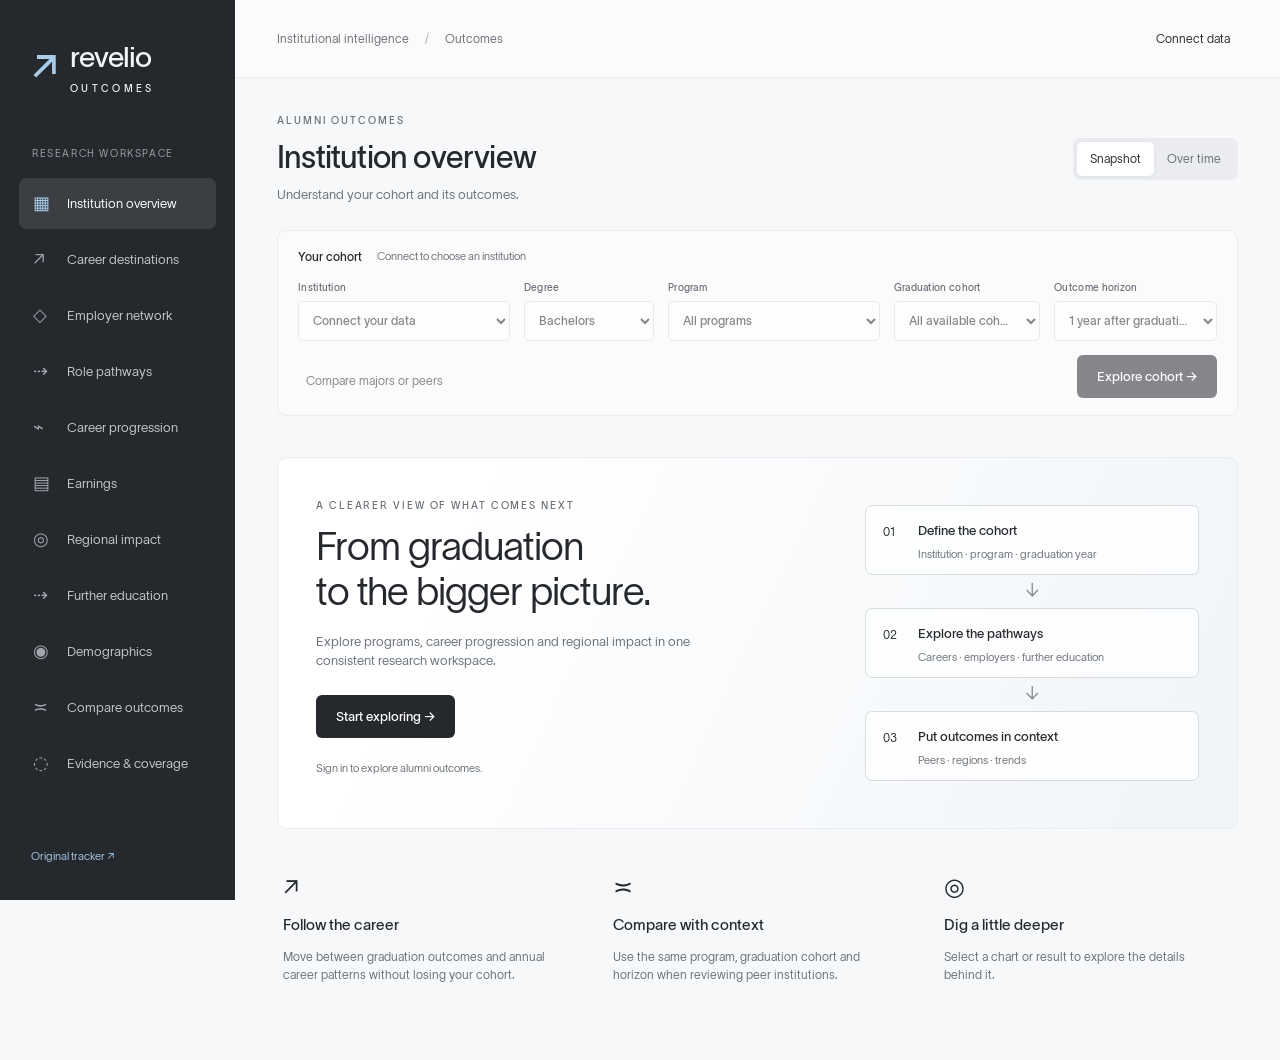
<file: site/v2/index.html>
<!doctype html>
<html lang="en"><head><meta charset="utf-8"><meta name="viewport" content="width=device-width, initial-scale=1"><title>Outcomes · Research workspace</title><link rel="stylesheet" href="styles.css?v=20c03c7369ce"><script type="module" src="app-bootstrap.mjs?v=20c03c7369ce"></script></head>
<body><a class="skip" href="#content">Skip to results</a>
<aside class="rail"><div class="brand"><span class="brandmark">↗</span><div>revelio<span>OUTCOMES</span></div></div><p class="rail-label">RESEARCH WORKSPACE</p><nav id="nav" aria-label="Analytical views"></nav><div class="rail-bottom"><a href="https://college-outcomes-api.onrender.com" target="_blank" rel="noopener noreferrer">Original tracker ↗</a></div></aside>
<div class="workspace"><header class="topbar"><span>Institutional intelligence <span class="slash">/</span> Outcomes</span><div><button id="connection" class="quiet">Connect data</button></div></header>
<main><div class="heading"><div><p class="eyebrow">ALUMNI OUTCOMES</p><h1 id="title">Institution overview</h1><p id="subtitle">Understand your cohort and its outcomes.</p></div><div class="mode" role="group" aria-label="Time perspective"><button data-mode="snapshot" aria-pressed="true">Snapshot</button><button data-mode="overtime" aria-pressed="false">Over time</button></div></div>
<section class="cohort" aria-label="Cohort filters"><div class="cohort-top"><strong>Your cohort</strong><span id="cohort-label">Connect to choose an institution</span></div><div class="filters"><label>Institution<select id="school" disabled><option>Connect your data</option></select></label><label>Degree<select id="degree" disabled><option>Bachelors</option></select></label><label><span id="major-label">Program</span><select id="major" disabled><option value="">All programs</option></select></label><label>Graduation cohort<select id="years" disabled><option value="">All available cohorts</option></select></label><label>Outcome horizon<select id="horizon" disabled><option value="1yr">1 year after graduation</option><option value="5yr">5 years after graduation</option><option value="10yr">10 years after graduation</option></select></label></div><section id="comparison-controls" class="comparison-controls" hidden aria-label="Comparison setup"><div class="compare-type" role="group" aria-label="Compare"><button data-compare="school" aria-pressed="true" disabled>Peer institutions</button><button data-compare="major" aria-pressed="false" disabled>Majors</button></div><div id="peer-fields" class="compare-fields"><label>Peer institution 1<select id="peer" disabled><option value="">Choose a peer</option></select></label><label>Peer institution 2 · optional<select id="peer2" disabled><option value="">Add another peer</option></select></label></div><div id="major-fields" class="compare-fields" hidden><label>Major 2<select id="compare-major" disabled><option value="">Choose another major</option></select></label><label>Major 3 · optional<select id="compare-major2" disabled><option value="">Add another major</option></select></label></div><div class="comparison-tabs" role="group" aria-label="Comparison analysis"><button data-analysis="overview" aria-pressed="true" disabled>Overview</button><button data-analysis="earnings" aria-pressed="false" disabled>Earnings</button><button data-analysis="career" aria-pressed="false" disabled>Career progression</button></div><p id="compare-help" class="small">Compare your institution with one or two peers. The same program, cohort and horizon apply to each.</p></section><div class="cohort-actions"><button id="open-comparison" class="quiet" disabled>Compare majors or peers</button><button id="apply" class="primary" disabled>Explore cohort →</button></div></section>
<div id="status" role="status" aria-live="polite"></div><div id="content" tabindex="-1"><section class="welcome"><div><p class="eyebrow">A CLEARER VIEW OF WHAT COMES NEXT</p><h2>From graduation<br>to the bigger picture.</h2><p>Explore programs, career progression and regional impact in one consistent research workspace.</p><button id="welcome-connect" class="primary">Start exploring →</button><p class="small">Sign in to explore alumni outcomes.</p></div><div class="path-preview" aria-label="Research workflow"><div><span>01</span><strong>Define the cohort</strong><p>Institution · program · graduation year</p></div><i>↓</i><div><span>02</span><strong>Explore the pathways</strong><p>Careers · employers · further education</p></div><i>↓</i><div><span>03</span><strong>Put outcomes in context</strong><p>Peers · regions · trends</p></div></div></section><section class="principles"><article><span>↗</span><h3>Follow the career</h3><p>Move between graduation outcomes and annual career patterns without losing your cohort.</p></article><article><span>≍</span><h3>Compare with context</h3><p>Use the same program, graduation cohort and horizon when reviewing peer institutions.</p></article><article><span>◎</span><h3>Dig a little deeper</h3><p>Select a chart or result to explore the details behind it.</p></article></section></div>
</main></div>
<dialog id="login"><form id="login-form"><button type="button" id="close-dialog" class="close" aria-label="Close connection dialog">×</button><p class="eyebrow">WELCOME</p><h2>Connect your workspace</h2><p>Enter your access token to start exploring.</p><label>Access token<input id="token" type="password" autocomplete="off" required></label><div id="login-error" role="alert"></div><button class="primary" type="submit">Connect →</button><button type="button" id="disconnect" class="quiet">Disconnect</button></form></dialog>
</body></html>
</file>
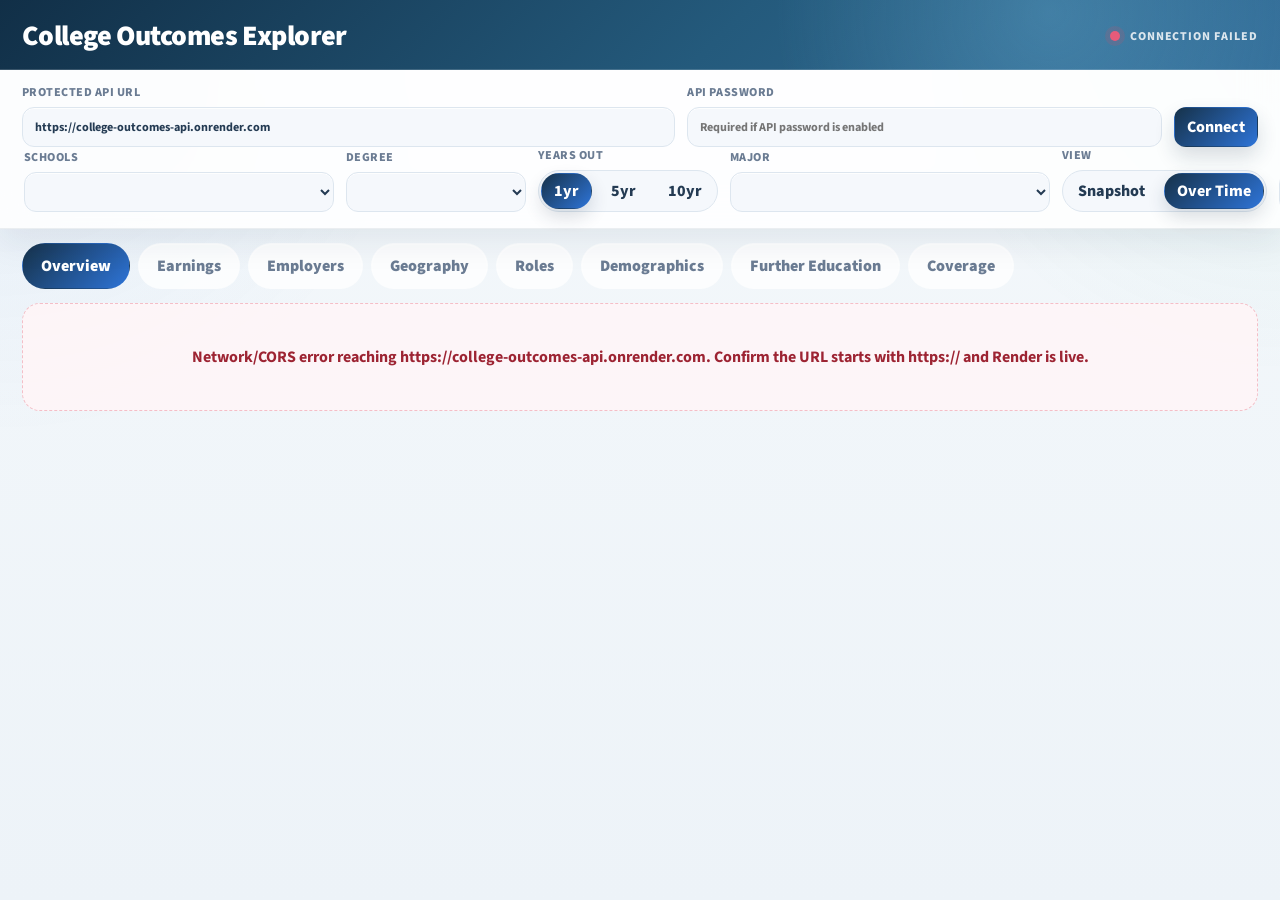
<file: site/api-index.html>
<!doctype html>
<html lang="en">
<head>
  <meta charset="utf-8" />
  <meta name="viewport" content="width=device-width, initial-scale=1" />
  <title>College Outcomes Explorer</title>
  <link href="https://fonts.googleapis.com/css2?family=Source+Sans+3:wght@300;400;500;600;700;800;900&display=swap" rel="stylesheet">
  <link rel="preconnect" href="https://cdn.plot.ly" />
  <script src="https://cdn.plot.ly/plotly-2.32.0.min.js"></script>
  <style>
    :root {
      --ink: #243b53;
      --muted: #6b7c93;
      --line: #dde6ef;
      --panel: #ffffff;
      --panel-soft: #f7fafc;
      --bg: #f3f7fb;
      --blue: #2f80ed;
      --blue-2: #2e74d7;
      --green: #2bb673;
      --gold: #f4b740;
      --rose: #e55b7a;
      --violet: #8b6fd6;
      --shadow: 0 10px 30px rgba(36, 59, 83, 0.08);
      --radius: 22px;
    }

    * { box-sizing: border-box; }

    body {
      margin: 0;
      color: var(--ink);
      font-family: 'Source Sans 3', ui-sans-serif, system-ui, sans-serif;
      background: radial-gradient(circle at top left, rgba(46,116,215,0.08), transparent 28%),
        radial-gradient(circle at top right, rgba(33,166,117,0.08), transparent 24%),
        linear-gradient(180deg, #f4f8fb 0%, #edf3f8 100%);
      min-height: 100vh;
    }

    header {
      padding: 0 22px 16px;
      border-bottom: 1px solid rgba(22,50,74,0.08);
      background: rgba(255,255,255,0.86);
      backdrop-filter: blur(18px);
      position: sticky;
      top: 0;
      z-index: 20;
      box-shadow: 0 12px 32px rgba(20,44,65,0.08);
    }

    .topline {
      display: flex;
      align-items: center;
      justify-content: space-between;
      gap: 16px;
      margin: 0 -22px 14px;
      padding: 22px 22px 20px;
      color: white;
      background:
        radial-gradient(circle at 82% 18%, rgba(122, 195, 230, 0.28), transparent 26%),
        linear-gradient(135deg, #112f47 0%, #245a7c 56%, #346f9a 100%);
      box-shadow: inset 0 -1px 0 rgba(255,255,255,0.16);
    }

    h1 {
      margin: 0;
      font-size: clamp(24px, 2.2vw, 36px);
      letter-spacing: -0.02em;
      line-height: 1;
      font-weight: 900;
    }

    .status {
      display: flex;
      gap: 10px;
      align-items: center;
      color: rgba(255,255,255,0.82);
      font-weight: 800;
      font-size: 12px;
      text-transform: uppercase;
      letter-spacing: 0.08em;
      white-space: nowrap;
    }

    .dot {
      width: 10px;
      height: 10px;
      border-radius: 50%;
      background: #b8c6d6;
      box-shadow: 0 0 0 5px rgba(184, 198, 214, 0.18);
    }

    .dot.ok { background: var(--green); box-shadow: 0 0 0 5px rgba(34, 160, 107, 0.16); }
    .dot.bad { background: var(--rose); box-shadow: 0 0 0 5px rgba(223, 77, 95, 0.16); }

    .connection, .filters {
      display: grid;
      grid-template-columns: minmax(300px, 1.1fr) minmax(220px, 0.8fr) auto;
      gap: 10px 12px;
      align-items: end;
    }

    .connection.connected {
      display: none;
    }

    .filters {
      grid-template-columns: minmax(310px, 1.5fr) minmax(180px, 0.72fr) max-content minmax(320px, 1.25fr) max-content auto;
      margin-top: 0;
      align-items: end;
      padding: 0 2px;
    }

    .advanced {
      display: none;
      grid-template-columns: minmax(240px, 1.4fr) repeat(7, minmax(130px, 1fr));
      gap: 12px 18px;
      margin-top: 12px;
      padding: 14px 16px;
      border: 1px solid var(--line);
      border-radius: 16px;
      background: var(--panel-soft);
    }

    .advanced.open { display: grid; }

    .segmented {
      display: inline-flex;
      gap: 6px;
      flex-wrap: nowrap;
      padding: 2px;
      border: 1px solid var(--line);
      border-radius: 999px;
      background: rgba(245,248,252,0.96);
      min-height: 40px;
      align-items: center;
    }

    .segmented .btn {
      min-height: 34px;
      border-radius: 999px;
      padding: 6px 12px;
      border-color: transparent;
      background: transparent;
      box-shadow: none;
    }

    .segmented .btn.active {
      background: linear-gradient(135deg, #16324a 0%, #2e74d7 100%);
      color: #fff;
      box-shadow: 0 8px 18px rgba(22,50,74,0.16);
    }

    .refresh-state {
      position: fixed;
      right: 18px;
      bottom: 18px;
      z-index: 40;
      display: none;
      padding: 10px 14px;
      border-radius: 999px;
      background: #16324a;
      color: #fff;
      font-weight: 900;
      box-shadow: 0 12px 28px rgba(20,44,65,0.18);
    }

    .refresh-state.is-visible { display: block; }

    label {
      display: grid;
      gap: 6px;
      color: var(--muted);
      font-size: 0.76rem;
      font-weight: 800;
      letter-spacing: 0.04em;
      text-transform: uppercase;
    }

    .control-field {
      display: grid;
      gap: 6px;
      align-content: end;
    }

    .control-label {
      color: var(--muted);
      font-size: 0.76rem;
      font-weight: 800;
      letter-spacing: 0.04em;
      text-transform: uppercase;
    }

    input, select, button {
      font: inherit;
    }

    input, select {
      width: 100%;
      min-height: 40px;
      border: 1px solid var(--line);
      border-radius: 12px;
      background: rgba(245,248,252,0.96);
      color: var(--ink);
      padding: 8px 12px;
      outline: none;
      font-weight: 700;
      box-shadow: inset 0 1px 0 rgba(255,255,255,0.85);
    }

    select[multiple] {
      min-height: 72px;
      padding: 6px 10px;
    }

    input:focus, select:focus {
      border-color: rgba(39,76,119,0.28);
      box-shadow: 0 8px 18px rgba(20,44,65,0.08), inset 0 1px 0 rgba(255,255,255,0.92);
    }

    .btn {
      min-height: 40px;
      border: 1px solid var(--line);
      border-radius: 12px;
      padding: 8px 12px;
      color: var(--ink);
      background: rgba(245,248,252,0.96);
      font-weight: 800;
      cursor: pointer;
      box-shadow: inset 0 1px 0 rgba(255,255,255,0.85);
      white-space: nowrap;
    }

    .btn:hover, select:hover, input:hover {
      border-color: rgba(39,76,119,0.24);
      box-shadow: 0 8px 18px rgba(20,44,65,0.08), inset 0 1px 0 rgba(255,255,255,0.92);
    }

    .btn.secondary {
      background: rgba(255,255,255,0.9);
      color: var(--ink);
      border: 1px solid var(--line);
      box-shadow: none;
    }

    .btn.active, #connect-btn {
      background: linear-gradient(135deg, #16324a 0%, #2e74d7 100%);
      color: white;
      border-color: transparent;
      box-shadow: 0 10px 20px rgba(22,50,74,0.16);
    }

    main {
      width: min(1680px, calc(100vw - 44px));
      margin: 14px auto 44px;
    }

    .tabs {
      display: flex;
      flex-wrap: wrap;
      gap: 8px;
      margin: 0 0 14px;
      overflow-x: auto;
    }

    .tab {
      border: 1px solid transparent;
      background: rgba(255,255,255,0.78);
      border-radius: 999px;
      padding: 11px 18px;
      color: var(--muted);
      font-weight: 900;
      cursor: pointer;
      box-shadow: inset 0 1px 0 rgba(255,255,255,0.85);
    }

    .tab.active {
      color: white;
      border-color: transparent;
      background: linear-gradient(135deg, #16324a 0%, #2e74d7 100%);
      box-shadow: none;
    }

    .grid {
      display: grid;
      grid-template-columns: repeat(12, 1fr);
      gap: 18px;
    }

    .card, .metric {
      background: linear-gradient(180deg, rgba(255,255,255,0.99), rgba(248,251,253,0.96));
      border: 1px solid rgba(22,50,74,0.08);
      border-radius: var(--radius);
      box-shadow: 0 16px 34px rgba(20,44,65,0.07);
    }

    .metric {
      padding: 18px;
      min-height: 94px;
      display: grid;
      align-content: center;
      gap: 4px;
    }

    .metric strong {
      display: block;
      font-size: clamp(1.45rem, 2.6vw, 2rem);
      letter-spacing: -0.03em;
      line-height: 1;
      font-weight: 900;
    }

    .metric span {
      color: #6a7b91;
      font-size: 0.75rem;
      font-weight: 800;
      text-transform: uppercase;
      letter-spacing: 0.04em;
    }

    .card {
      padding: 22px;
      min-height: 340px;
      overflow: hidden;
      margin-bottom: 0;
    }

    .card.compact { min-height: 260px; }
    .span-3 { grid-column: span 3; }
    .span-4 { grid-column: span 4; }
    .span-5 { grid-column: span 5; }
    .span-6 { grid-column: span 6; }
    .span-7 { grid-column: span 7; }
    .span-8 { grid-column: span 8; }
    .span-12 { grid-column: span 12; }

    h2, h3 {
      margin: 0 0 12px;
      letter-spacing: -0.01em;
      line-height: 1.25;
    }

    h2 { font-size: clamp(26px, 3vw, 42px); }
    h3 { font-size: 1.08rem; }

    .subtle {
      color: var(--muted);
      font-size: 0.92rem;
      font-weight: 600;
      line-height: 1.45;
    }

    .chart {
      width: 100%;
      min-height: 318px;
    }

    .chart.tall { min-height: 460px; }

    .table-wrap {
      overflow: auto;
      border-radius: 18px;
      border: 1px solid rgba(22,50,74,0.06);
      background: rgba(255,255,255,0.72);
    }

    table {
      width: 100%;
      border-collapse: collapse;
      font-size: 0.95rem;
    }

    th, td {
      text-align: left;
      padding: 11px 12px;
      border-bottom: 1px solid rgba(22,50,74,0.08);
      vertical-align: top;
    }

    th {
      color: #61738a;
      font-size: 0.74rem;
      letter-spacing: 0.05em;
      text-transform: uppercase;
      background: rgba(245,248,252,0.92);
      position: sticky;
      top: 0;
    }

    td {
      font-weight: 600;
    }

    .empty, .error {
      padding: 42px 18px;
      text-align: center;
      border-radius: 18px;
      background: rgba(245,248,252,0.72);
      border: 1px dashed rgba(22,50,74,0.12);
      color: var(--muted);
      font-weight: 700;
    }

    .error {
      color: #9d2433;
      border-color: rgba(223, 77, 95, 0.32);
      background: rgba(255, 245, 247, 0.86);
    }

    .loading {
      opacity: 0.6;
      pointer-events: none;
    }

    @media (max-width: 1180px) {
      header { position: static; }
      .connection, .filters, .advanced { grid-template-columns: repeat(2, minmax(260px, 1fr)); }
      .span-3, .span-4, .span-5, .span-6, .span-7, .span-8, .span-12 { grid-column: span 12; }
    }

    @media (max-width: 720px) {
      .topline, .connection, .filters { grid-template-columns: 1fr; display: grid; }
      .advanced.open { grid-template-columns: 1fr; display: grid; }
      main { width: 94vw; }
      .metric, .card { padding: 18px; }
      select[multiple] { min-height: 92px; }
    }
  </style>
</head>
<body>
  <header>
    <div class="topline">
      <div>
        <h1>College Outcomes Explorer</h1>
      </div>
      <div class="status"><span id="status-dot" class="dot"></span><span id="status-text">Not connected</span></div>
    </div>

    <div class="connection">
      <label>Protected API URL
        <input id="api-url" placeholder="https://your-protected-api.example.com" />
      </label>
      <label>API Password
        <input id="api-password" type="password" placeholder="Required if API password is enabled" />
      </label>
      <button id="connect-btn" class="btn">Connect</button>
    </div>

    <div class="filters" id="filters">
      <label>Schools
        <select id="school-select"></select>
      </label>
      <label>Degree
        <select id="degree-select"></select>
      </label>
      <div class="control-field">
        <span class="control-label">Years Out</span>
        <span class="segmented" id="horizon-toggle">
          <button class="btn active" type="button" data-horizon="1yr">1yr</button>
          <button class="btn" type="button" data-horizon="5yr">5yr</button>
          <button class="btn" type="button" data-horizon="10yr">10yr</button>
        </span>
      </div>
      <label>Major
        <select id="major-select"></select>
      </label>
      <div class="control-field">
        <span class="control-label">View</span>
        <span class="segmented" id="view-toggle">
          <button class="btn" type="button" data-view-mode="snapshot">Snapshot</button>
          <button class="btn active" type="button" data-view-mode="overtime">Over Time</button>
        </span>
      </div>
      <button id="advanced-btn" class="btn secondary" type="button">Advanced Options</button>
    </div>

    <div id="advanced-panel" class="advanced">
      <label>Compare Schools
        <select id="compare-school-select" multiple></select>
      </label>
      <label>CIP Level
        <select id="cip-level-select">
          <option value="cip4">4-digit CIP</option>
          <option value="cip2">2-digit CIP</option>
          <option value="cip6">6-digit CIP</option>
        </select>
      </label>
      <label>From
        <select id="from-year-select"></select>
      </label>
      <label>To
        <select id="to-year-select"></select>
      </label>
      <label>Horizon Mode
        <select id="horizon-select"></select>
      </label>
      <label>Gender
        <select id="gender-select"><option value="">All</option></select>
      </label>
      <label>Race/Ethnicity
        <select id="race-select"><option value="">All</option></select>
      </label>
      <label>Further Education
        <select id="later-degree-filter"><option value="">All</option></select>
      </label>
      <label>No Further Ed
        <select id="no-further-select">
          <option value="">All</option>
          <option value="true">Only no later degree</option>
          <option value="false">Only with later degree</option>
        </select>
      </label>
      <label>Current Students
        <select id="current-select">
          <option value="false">Hide current students</option>
          <option value="true">Show current students</option>
        </select>
      </label>
      <label>School Employer
        <select id="school-employer-select">
          <option value="false">Exclude school itself</option>
          <option value="true">Include school itself</option>
        </select>
      </label>
      <label>Top N
        <select id="top-n-select">
          <option>8</option>
          <option selected>12</option>
          <option>16</option>
          <option>20</option>
        </select>
      </label>
    </div>
  </header>
  <div id="refresh-state" class="refresh-state">Refreshing...</div>

  <main id="main">
    <nav class="tabs" id="tabs">
      <button class="tab active" data-tab="overview">Overview</button>
      <button class="tab" data-tab="earnings">Earnings</button>
      <button class="tab" data-tab="employers">Employers</button>
      <button class="tab" data-tab="geography">Geography</button>
      <button class="tab" data-tab="roles">Roles</button>
      <button class="tab" data-tab="demographics">Demographics</button>
      <button class="tab" data-tab="postgrad">Further Education</button>
      <button class="tab" data-tab="coverage">Coverage</button>
    </nav>
    <div id="message" class="empty">Enter the protected API URL and password, then connect.</div>
    <section id="content" class="grid" style="display:none;"></section>
  </main>

  <script src="./config.js"></script>
  <script>
    const COLORS = ['#225ea8', '#22a06b', '#f97316', '#7c5fd6', '#df4d5f', '#0891b2', '#a16207', '#475569'];
    const storage = window.localStorage;
    const state = {
      apiUrl: '',
      password: '',
      options: null,
      data: null,
      tab: 'overview',
      viewMode: storage.getItem('outcomes.viewMode') || 'overtime',
      selectedEmployer: null,
      selectedPostgradDegree: null,
      loading: false,
    };

    const $ = id => document.getElementById(id);
    const fmt = new Intl.NumberFormat('en-US');
    const money = value => value === null || value === undefined ? 'No data' : `$${fmt.format(Math.round(value / 1000))}k`;
    const num = value => {
      if (value === null || value === undefined) return 'No data';
      const n = Number(value);
      if (!Number.isFinite(n)) return 'No data';
      if (n > 0 && n < 1) return '<1';
      if (Math.abs(n) < 10 && !Number.isInteger(n)) return n.toFixed(1).replace(/\.0$/, '');
      return fmt.format(Math.round(n));
    };
    const pct = value => value === null || value === undefined ? 'No data' : `${Number(value).toFixed(1)}%`;

    const layoutBase = {
      font: { family: '"Source Sans 3", ui-sans-serif, system-ui, sans-serif', color: '#243b53', size: 13 },
      paper_bgcolor: 'rgba(0,0,0,0)',
      plot_bgcolor: 'rgba(0,0,0,0)',
      margin: { l: 72, r: 28, t: 20, b: 62 },
      hoverlabel: { bgcolor: '#102a43', bordercolor: '#102a43', font: { family: '"Source Sans 3", ui-sans-serif, system-ui, sans-serif', color: '#fff', size: 13 } },
    };
    const plotConfig = { responsive: true, displayModeBar: false };

    function setStatus(kind, text) {
      $('status-dot').className = `dot ${kind || ''}`;
      $('status-text').textContent = text;
    }

    function setMessage(html, isError = false) {
      $('message').style.display = 'block';
      $('message').className = isError ? 'error' : 'empty';
      $('message').innerHTML = html;
      $('content').style.display = 'none';
    }

    function showContent() {
      $('message').style.display = 'none';
      $('content').style.display = 'grid';
    }

    function normalizeApiUrl(value) {
      return String(value || '')
        .trim()
        .replace(/\/+$/, '')
        .replace(/\/api\/(health|options|dashboard)$/i, '')
        .replace(/\/+$/, '');
    }

    function defaultApiUrl() {
      if (window.OUTCOMES_API_URL) return window.OUTCOMES_API_URL;
      if (location.hostname === 'localhost' || location.hostname === '127.0.0.1') return 'http://localhost:8000';
      return '';
    }

    async function apiFetch(path, body) {
      if (!state.apiUrl) throw new Error('Missing API URL.');
      const headers = { 'Content-Type': 'application/json' };
      if (state.password) headers['X-Outcomes-Password'] = state.password;
      let response;
      try {
        response = await fetch(`${state.apiUrl}${path}`, {
          method: 'POST',
          headers,
          body: JSON.stringify(body || currentFilters()),
        });
      } catch (error) {
        throw new Error(`Network/CORS error reaching ${state.apiUrl}. Confirm the URL starts with https:// and Render is live.`);
      }
      if (!response.ok) {
        const text = await response.text();
        const hint = response.status === 404
          ? ' Use the base API URL only, for example https://college-outcomes-api.onrender.com, not /api/health.'
          : '';
        throw new Error(`${response.status} ${response.statusText}: ${text.slice(0, 240)}${hint}`);
      }
      return response.json();
    }

    function selectedValues(select) {
      return Array.from(select.selectedOptions || []).map(option => option.value).filter(Boolean);
    }

    function getSelectedSchools() {
      const primary = $('school-select').value ? [$('school-select').value] : [];
      const compare = selectedValues($('compare-school-select'));
      return [...new Set([...primary, ...compare])].filter(Boolean);
    }

    function yearRange() {
      const all = state.options?.grad_years || [];
      const from = Number($('from-year-select').value || all[0]);
      const to = Number($('to-year-select').value || all[all.length - 1]);
      return all.filter(year => year >= from && year <= to);
    }

    function currentFilters(extra = {}) {
      const noFurtherValue = $('no-further-select').value;
      return {
        schools: getSelectedSchools(),
        degree: $('degree-select').value || 'Bachelors',
        cip_level: $('cip-level-select').value || 'cip4',
        majors: $('major-select').value ? [$('major-select').value] : [],
        grad_years: yearRange(),
        horizon: $('horizon-select').value || '1yr',
        demographics: {
          gender: $('gender-select').value || null,
          race_ethnicity: $('race-select').value || null,
        },
        postgrad: {
          later_degree_type: $('later-degree-filter').value || null,
          no_further_education: noFurtherValue === '' ? null : noFurtherValue === 'true',
        },
        include_current_students: $('current-select').value === 'true',
        include_school_employers: $('school-employer-select').value === 'true',
        selected_employer: state.selectedEmployer,
        selected_postgrad_degree: state.selectedPostgradDegree,
        top_n: Number($('top-n-select').value || 12),
        ...extra,
      };
    }

    function option(label, value, selected = false) {
      const opt = document.createElement('option');
      opt.value = value;
      opt.textContent = label;
      opt.selected = selected;
      return opt;
    }

    function populateSelect(select, rows, getLabel, getValue, selectedValuesSet = new Set()) {
      select.innerHTML = '';
      rows.forEach(row => select.appendChild(option(getLabel(row), getValue(row), selectedValuesSet.has(String(getValue(row))))));
    }

    function populateStaticControls(options) {
      const defaultSchool = options.schools.find(s => String(s.unitid) === '123165') || options.schools[0];
      const existingPrimary = $('school-select').value || defaultSchool?.unitid || '';
      const existingCompare = new Set(selectedValues($('compare-school-select')).map(String));
      populateSelect($('school-select'), options.schools, s => s.name, s => s.unitid, new Set([String(existingPrimary)]));
      populateSelect($('compare-school-select'), options.schools, s => s.name, s => s.unitid, existingCompare);

      const existingDegree = $('degree-select').value || 'Bachelors';
      populateSelect($('degree-select'), options.degrees, d => d.label, d => d.degree, new Set([existingDegree]));
      if (!$('degree-select').value) $('degree-select').value = 'Bachelors';

      populateSelect($('horizon-select'), options.horizons, h => h.label, h => h.value, new Set([$('horizon-select').value || '1yr']));
      if (!$('horizon-select').value) $('horizon-select').value = '1yr';
      syncHorizonToggle();

      const years = options.grad_years || [];
      populateSelect($('from-year-select'), years, y => y, y => y, new Set([String($('from-year-select').value || years[0] || '')]));
      populateSelect($('to-year-select'), years, y => y, y => y, new Set([String($('to-year-select').value || years[years.length - 1] || '')]));
      if (!$('from-year-select').value && years.length) $('from-year-select').value = years[0];
      if (!$('to-year-select').value && years.length) $('to-year-select').value = years[years.length - 1];

      const genders = options.demographics?.gender || [];
      const races = options.demographics?.race_ethnicity || [];
      const laterDegrees = options.later_degrees || [];
      const oldGender = $('gender-select').value;
      const oldRace = $('race-select').value;
      const oldLater = $('later-degree-filter').value;
      $('gender-select').innerHTML = '<option value="">All</option>';
      genders.forEach(value => $('gender-select').appendChild(option(value, value, value === oldGender)));
      $('race-select').innerHTML = '<option value="">All</option>';
      races.forEach(value => $('race-select').appendChild(option(value, value, value === oldRace)));
      $('later-degree-filter').innerHTML = '<option value="">All</option>';
      laterDegrees.forEach(value => $('later-degree-filter').appendChild(option(value, value, value === oldLater)));
    }

    function populateMajorOptions(options, preserve = true) {
      const previous = preserve ? $('major-select').value : '';
      $('major-select').innerHTML = '<option value="">All majors</option>';
      (options.major_options || []).forEach(row => {
        const label = `${row.title} (${row.code})`;
        $('major-select').appendChild(option(label, row.code, previous === row.code));
      });
      if (previous && !$('major-select').value) {
        $('major-select').appendChild(option(previous, previous, true));
      }
    }

    async function loadOptions(preserveMajor = true) {
      const filters = currentFilters({ majors: [] });
      const options = await apiFetch('/api/options', filters);
      state.options = options;
      populateStaticControls(options);
      populateMajorOptions(options, preserveMajor);
      setStatus('ok', `${options.meta?.data_version || 'Connected'} | positive-weight cells visible`);
    }

    async function connect() {
      state.apiUrl = normalizeApiUrl($('api-url').value || defaultApiUrl());
      state.password = $('api-password').value || '';
      if (!state.apiUrl) {
        setMessage('Enter the protected API URL first.', true);
        return;
      }
      storage.setItem('outcomes.apiUrl', state.apiUrl);
      storage.setItem('outcomes.apiPassword', state.password);
      $('api-url').value = state.apiUrl;
      setStatus('', 'Connecting');
      setMessage('Connecting to the protected API...');
      try {
        await loadOptions(true);
        document.querySelector('.connection')?.classList.add('connected');
        await refresh();
      } catch (error) {
        setStatus('bad', 'Connection failed');
        setMessage(escapeHtml(error.message || 'Could not connect to the protected API.'), true);
      }
    }

    async function refresh({ reloadOptions = false, resetDrill = false } = {}) {
      if (!state.apiUrl) {
        setMessage('Enter the protected API URL and password, then connect.');
        return;
      }
      if (state.loading) return;
      state.loading = true;
      document.body.classList.add('loading');
      $('refresh-state')?.classList.add('is-visible');
      setStatus('', 'Refreshing');
      try {
        if (resetDrill) {
          state.selectedEmployer = null;
          state.selectedPostgradDegree = null;
        }
        if (reloadOptions || !state.options) await loadOptions(true);
        state.data = await apiFetch('/api/dashboard', currentFilters());
        showContent();
        render();
        setStatus('ok', `${state.data.meta?.data_version || 'Connected'} | loaded ${new Date().toLocaleTimeString([], { hour: 'numeric', minute: '2-digit', second: '2-digit' })}`);
      } catch (error) {
        setStatus('bad', 'Connection failed');
        setMessage(`<strong>Could not load data.</strong><br>${escapeHtml(error.message)}`, true);
      } finally {
        state.loading = false;
        document.body.classList.remove('loading');
        $('refresh-state')?.classList.remove('is-visible');
      }
    }

    function escapeHtml(value) {
      return String(value ?? '').replace(/[&<>"']/g, ch => ({ '&': '&amp;', '<': '&lt;', '>': '&gt;', '"': '&quot;', "'": '&#39;' }[ch]));
    }

    function card(title, id, span = 6, tall = false) {
      return `<div class="card span-${span}"><h3>${title}</h3><div id="${id}" class="chart ${tall ? 'tall' : ''}"></div></div>`;
    }

    function metric(label, value) {
      return `<div class="metric span-3"><strong>${value}</strong><span>${label}</span></div>`;
    }

    function render() {
      if (!state.data) return;
      const tab = state.tab;
      if (tab === 'overview') renderOverview();
      if (tab === 'earnings') renderEarnings();
      if (tab === 'employers') renderEmployers();
      if (tab === 'geography') renderGeography();
      if (tab === 'roles') renderRoles();
      if (tab === 'demographics') renderDemographics();
      if (tab === 'postgrad') renderPostgrad();
      if (tab === 'coverage') renderCoverage();
    }

    function renderOverview() {
      const o = state.data.overview || {};
      if (state.viewMode === 'snapshot') {
        $('content').innerHTML = [
          metric('Median salary', money(o.median_salary)),
          metric('Alumni in slice', num(o.alumni)),
          metric('Salary observations', num(o.salary_weight)),
          metric('Later degree rate', pct(o.later_degree_pct)),
          card('Top Majors in Current Slice', 'overview-major-bars', 6, true),
          card('Top Career Employers', 'employer-bars', 6, true),
          card('Median Earnings by City', 'overview-geo', 6),
          card('School Comparison', 'school-compare', 6),
        ].join('');
        drawTopMajorsVolume('overview-major-bars');
        drawEmployerBars('employer-bars');
        drawGeo('overview-geo', 'median_salary');
        drawSchoolComparison('school-compare');
      } else {
        $('content').innerHTML = [
          metric('Median salary', money(o.median_salary)),
          metric('Alumni in slice', num(o.alumni)),
          metric('Salary observations', num(o.salary_weight)),
          metric('Later degree rate', pct(o.later_degree_pct)),
          card('Salary Trend by Graduation Year', 'salary-trend', 4),
          card('Top Majors Over Time', 'major-trend', 4),
          card('Top Career Employers', 'employer-bars', 4),
          card('School Comparison', 'school-compare', 6),
          card('Median Earnings by City', 'overview-geo', 6),
        ].join('');
        drawSalaryTrend('salary-trend');
        drawMajorTrend('major-trend');
        drawEmployerBars('employer-bars');
        drawSchoolComparison('school-compare');
        drawGeo('overview-geo', 'median_salary');
      }
    }

    function renderEarnings() {
      if (state.viewMode === 'snapshot') {
        $('content').innerHTML = [
          card('Top Majors by Median Salary', 'top-major-salary', 6, true),
          card('School Salary Comparison', 'earn-school-compare', 6, true),
          card('Current Slice Earnings Table', 'salary-table', 12),
        ].join('');
        drawMajorSalary('top-major-salary');
        drawSchoolComparison('earn-school-compare');
        $('salary-table').innerHTML = table(['Major', 'Alumni', 'Salary observations', 'Median salary', 'Mean salary'], state.data.top_majors || [], row => [
          row.title, num(row.alumni), num(row.salary_weight), money(row.median_salary), money(row.weighted_mean_salary)
        ]);
      } else {
        $('content').innerHTML = [
          card('Salary Trend by Graduation Year', 'earn-salary-trend', 7, true),
          card('Top Majors by Salary', 'top-major-salary', 5, true),
          card('Cohort Salary Table', 'salary-table', 12),
        ].join('');
        drawSalaryTrend('earn-salary-trend', true);
        drawMajorSalary('top-major-salary');
        $('salary-table').innerHTML = table(['Year', 'Alumni', 'Salary observations', 'Median salary', 'Mean salary'], state.data.salary_trend || [], row => [
          row.grad_year, num(row.alumni), num(row.salary_weight), money(row.median_salary), money(row.weighted_mean_salary)
        ]);
      }
    }

    function renderEmployers() {
      if (state.viewMode === 'snapshot') {
        $('content').innerHTML = [
          card('Top Career Employers', 'emp-top', 6, true),
          card(`Top Roles at ${escapeHtml(state.data.employers?.selected_employer || 'Selected Employer')}`, 'emp-roles', 6, true),
        ].join('');
        drawEmployerBars('emp-top', true);
        drawEmployerRoles('emp-roles');
      } else {
        $('content').innerHTML = [
          card('Career Employer Share Over Time', 'emp-trend', 8, true),
          card(`Roles at ${escapeHtml(state.data.employers?.selected_employer || 'Top Employer')}`, 'emp-roles', 4, true),
          card('Current Top Career Employers', 'emp-top', 12),
        ].join('');
        drawTrendLines('emp-trend', state.data.employer_trend || [], 'employer', 'share_pct', {
          yTitle: 'Share of career employers %',
          suffix: '%',
          hover: '%{y:.1f}%',
        });
        drawEmployerRoles('emp-roles');
        drawEmployerBars('emp-top', true);
      }
    }

    function renderGeography() {
      if (state.viewMode === 'snapshot') {
        $('content').innerHTML = [
          card('Median Earnings by City', 'geo-salary', 7, true),
          card('Top Cities by Alumni', 'geo-volume', 5, true),
        ].join('');
        drawGeo('geo-salary', 'median_salary');
        drawGeo('geo-volume', 'n');
      } else {
        $('content').innerHTML = [
          card('City Earnings Over Time', 'geo-salary-trend', 8, true),
          card('City Share Over Time', 'geo-share-trend', 4, true),
        ].join('');
        drawTrendLines('geo-salary-trend', (state.data.geography_trend || []).filter(r => r.median_salary), 'location', 'median_salary', {
          yTitle: 'Median salary',
          prefix: '$',
          hover: '%{y:$,.0f}',
          labelTransform: titleCase,
        });
        drawTrendLines('geo-share-trend', state.data.geography_trend || [], 'location', 'share_pct', {
          yTitle: 'Share of located alumni %',
          suffix: '%',
          hover: '%{y:.1f}%',
          labelTransform: titleCase,
        });
      }
    }

    function renderRoles() {
      if (state.viewMode === 'snapshot') {
        $('content').innerHTML = [
          card('Top Roles', 'role-bars', 6, true),
          card('Top Industries', 'industry-bars', 6, true),
        ].join('');
        drawRoleBars('role-bars', state.data.roles?.roles || [], 'Roles');
        drawRoleBars('industry-bars', state.data.roles?.industries || [], 'Industries');
      } else {
        $('content').innerHTML = [
          card('Roles Over Time', 'role-trend', 6, true),
          card('Industries Over Time', 'industry-trend', 6, true),
        ].join('');
        drawTrendLines('role-trend', state.data.role_trend?.roles || [], 'label', 'share_pct', {
          yTitle: 'Share of alumni %',
          suffix: '%',
          hover: '%{y:.1f}%',
        });
        drawTrendLines('industry-trend', state.data.role_trend?.industries || [], 'label', 'share_pct', {
          yTitle: 'Share of alumni %',
          suffix: '%',
          hover: '%{y:.1f}%',
        });
      }
    }

    function renderDemographics() {
      if (state.viewMode === 'snapshot') {
        $('content').innerHTML = [
          card('Gender Mix', 'gender-bars', 6, true),
          card('Race/Ethnicity Mix', 'race-bars', 6, true),
          card('Demographics Table', 'demo-table', 12),
        ].join('');
        drawDemoBars('gender-bars', state.data.demographics?.gender || []);
        drawDemoBars('race-bars', state.data.demographics?.race_ethnicity || []);
        const rows = [...(state.data.demographics?.gender || []), ...(state.data.demographics?.race_ethnicity || [])];
        $('demo-table').innerHTML = table(['Group', 'Alumni', 'Share', 'Mean salary'], rows, row => [
          row.label, num(row.n), pct(row.share_pct), money(row.weighted_mean_salary)
        ]);
      } else {
        $('content').innerHTML = [
          card('Gender Mix Over Time', 'gender-trend', 6, true),
          card('Race/Ethnicity Mix Over Time', 'race-trend', 6, true),
        ].join('');
        drawTrendLines('gender-trend', state.data.demographic_trend?.gender || [], 'label', 'share_pct', {
          yTitle: 'Share of known gender %',
          suffix: '%',
          hover: '%{y:.1f}%',
        });
        drawTrendLines('race-trend', state.data.demographic_trend?.race_ethnicity || [], 'label', 'share_pct', {
          yTitle: 'Share of known race/ethnicity %',
          suffix: '%',
          hover: '%{y:.1f}%',
        });
      }
    }

    function renderPostgrad() {
      const selected = state.data.postgrad?.selected_degree || 'Selected path';
      if (state.viewMode === 'snapshot') {
        $('content').innerHTML = [
          card('Further Education Paths', 'postgrad-flow', 5, true),
          card(`Top Schools for ${escapeHtml(selected)}`, 'postgrad-schools', 4, true),
          card(`Top Programs for ${escapeHtml(selected)}`, 'postgrad-programs', 3, true),
        ].join('');
        drawPostgradFlows('postgrad-flow');
        drawSimpleBars('postgrad-schools', state.data.postgrad?.schools || [], 'n', '#225ea8');
        drawSimpleBars('postgrad-programs', state.data.postgrad?.programs || [], 'n', '#22a06b');
      } else {
        $('content').innerHTML = [
          card('Further Education Paths Over Time', 'postgrad-trend', 8, true),
          card(`Top Schools for ${escapeHtml(selected)}`, 'postgrad-schools', 4, true),
        ].join('');
        drawTrendLines('postgrad-trend', state.data.postgrad_trend || [], 'degree_type', 'share_pct', {
          yTitle: 'Share of alumni %',
          suffix: '%',
          hover: '%{y:.1f}%',
          onClick: label => {
            if (label === 'No further education') return;
            state.selectedPostgradDegree = label;
            refresh();
          },
        });
        drawSimpleBars('postgrad-schools', state.data.postgrad?.schools || [], 'n', '#225ea8');
      }
    }

    function renderCoverage() {
      const o = state.data.overview || {};
      if (state.viewMode === 'snapshot') {
        $('content').innerHTML = [
          metric('Alumni in slice', num(o.alumni)),
          metric('Salary observations', num(o.salary_weight)),
          metric('Unique employers', num(o.unique_employers)),
          metric('Unique locations', num(o.unique_locations)),
          card('Top Majors in Current Slice', 'coverage-major-bars', 6, true),
          card('Current Slice Sample', 'coverage-cards', 6),
        ].join('');
        drawTopMajorsVolume('coverage-major-bars');
        $('coverage-cards').innerHTML = table(['Metric', 'Value'], [
          ['Raw rows', num(o.raw_rows)],
          ['Later degree alumni', num(o.later_degree_n)],
          ['No later degree observed', num(o.no_further_n)],
          ['Median salary', money(o.median_salary)],
          ['Mean salary', money(o.weighted_mean_salary)],
        ], row => row);
      } else {
        $('content').innerHTML = [
          card('Alumni and Salary Observations by Year', 'coverage-volume', 8, true),
          card('Salary Observation Rate', 'coverage-rate', 4, true),
        ].join('');
        const rows = state.data.salary_trend || [];
        Plotly.newPlot('coverage-volume', [
          { type: 'bar', x: rows.map(r => r.grad_year), y: rows.map(r => r.alumni), name: 'Alumni', marker: { color: 'rgba(34, 94, 168, 0.35)' } },
          { type: 'bar', x: rows.map(r => r.grad_year), y: rows.map(r => r.salary_weight), name: 'Salary observations', marker: { color: 'rgba(34, 160, 107, 0.72)' } },
        ], { ...layoutBase, barmode: 'overlay', xaxis: { title: 'Graduation year' }, yaxis: { title: 'Count' }, legend: { orientation: 'h' } }, plotConfig);
        const rateRows = rows.map(row => ({ ...row, rate: row.alumni ? 100 * row.salary_weight / row.alumni : null })).filter(row => row.rate !== null);
        drawTrendLines('coverage-rate', rateRows, 'series', 'rate', {
          yTitle: 'Salary observations / alumni %',
          suffix: '%',
          hover: '%{y:.1f}%',
          fixedLabel: 'Observation rate',
        });
      }
    }

    function drawSalaryTrend(id, forceSchool = false) {
      const schools = getSelectedSchools();
      const bySchool = forceSchool || schools.length > 1;
      const rows = bySchool ? (state.data.salary_trend_by_school || []) : (state.data.salary_trend || []);
      if (!rows.length) return noData(id);
      let traces;
      if (bySchool) {
        const schools = [...new Set(rows.map(r => r.school_name))];
        traces = schools.map((school, i) => {
          const slice = rows.filter(r => r.school_name === school);
          return {
            type: 'scatter',
            mode: 'lines+markers',
            name: shortSchool(school),
            x: slice.map(r => r.grad_year),
            y: slice.map(r => r.median_salary),
            line: { color: COLORS[i % COLORS.length], width: 3 },
            marker: { size: 7 },
            hovertemplate: `${school}<br>%{x}<br>%{y:$,.0f}<extra></extra>`,
          };
        });
      } else {
        traces = [{
          type: 'scatter',
          mode: 'lines+markers',
          name: 'Median salary',
          x: rows.map(r => r.grad_year),
          y: rows.map(r => r.median_salary),
          line: { color: COLORS[0], width: 4 },
          marker: { size: 9 },
          hovertemplate: 'Class of %{x}<br>%{y:$,.0f}<extra></extra>',
        }];
      }
      Plotly.newPlot(id, traces, {
        ...layoutBase,
        yaxis: { tickprefix: '$', tickformat: ',', automargin: true },
        xaxis: { title: 'Graduation year', automargin: true },
        legend: { orientation: 'h', y: 1.12 },
      }, plotConfig);
    }

    function drawTrendLines(id, rows, labelKey, valueKey, options = {}) {
      const cleanRows = (rows || []).filter(row => row.grad_year !== null && row.grad_year !== undefined && row[valueKey] !== null && row[valueKey] !== undefined);
      if (!cleanRows.length) return noData(id);
      const labels = options.fixedLabel ? [options.fixedLabel] : [...new Set(cleanRows.map(row => row[labelKey]).filter(Boolean))];
      const traces = labels.map((label, i) => {
        const slice = options.fixedLabel ? cleanRows : cleanRows.filter(row => row[labelKey] === label);
        const displayLabel = options.labelTransform ? options.labelTransform(label) : label;
        return {
          type: 'scatter',
          mode: 'lines+markers',
          name: displayLabel,
          x: slice.map(row => row.grad_year),
          y: slice.map(row => row[valueKey]),
          line: { color: COLORS[i % COLORS.length], width: 3 },
          marker: { size: 7 },
          customdata: slice.map(() => label),
          hovertemplate: `${displayLabel}<br>Class of %{x}<br>${options.hover || '%{y:,.1f}'}<extra></extra>`,
        };
      });
      Plotly.newPlot(id, traces, {
        ...layoutBase,
        margin: { ...layoutBase.margin, l: 80, r: 36, t: 22, b: 62 },
        xaxis: { title: 'Graduation year', automargin: true, dtick: 5 },
        yaxis: {
          title: options.yTitle || '',
          tickprefix: options.prefix || '',
          ticksuffix: options.suffix || '',
          automargin: true,
          rangemode: 'tozero',
        },
        legend: { orientation: 'h', y: 1.18, x: 0 },
      }, plotConfig).then(plot => {
        if (!options.onClick) return;
        plot.on('plotly_click', event => {
          const point = event.points?.[0];
          const label = point?.customdata || point?.data?.name;
          if (label) options.onClick(label);
        });
      });
    }

    function drawMajorTrend(id) {
      const trend = state.data.major_trend || {};
      const rows = [...(trend.series || []), ...(trend.current_series || [])];
      if (!rows.length) return noData(id);
      const codes = [...new Set(rows.map(r => r.code))];
      const traces = codes.map((code, i) => {
        const historic = (trend.series || []).filter(r => r.code === code);
        const current = (trend.current_series || []).filter(r => r.code === code);
        const title = (historic[0] || current[0] || {}).title || code;
        return [
          {
            type: 'scatter',
            mode: 'lines+markers',
            name: title,
            x: historic.map(r => r.grad_year),
            y: historic.map(r => r.share_pct),
            line: { color: COLORS[i % COLORS.length], width: 3 },
            marker: { size: 7 },
            hovertemplate: `${title}<br>%{x}<br>%{y:.1f}%<extra></extra>`,
          },
          current.length ? {
            type: 'scatter',
            mode: 'lines+markers',
            name: `${title} current`,
            x: current.map(r => r.grad_year),
            y: current.map(r => r.share_pct),
            line: { color: COLORS[i % COLORS.length], width: 3, dash: 'dot' },
            marker: { size: 9, symbol: 'diamond' },
            showlegend: false,
            hovertemplate: `${title} current<br>%{x}<br>%{y:.1f}%<extra></extra>`,
          } : null
        ].filter(Boolean);
      }).flat();
      const shapes = trend.current_series?.length ? [{
        type: 'line', x0: 2025.5, x1: 2025.5, y0: 0, y1: 1, xref: 'x', yref: 'paper',
        line: { color: '#8091a7', dash: 'dot', width: 2 },
      }] : [];
      const annotations = trend.current_series?.length ? [{
        x: 2026.1, y: 1.04, xref: 'x', yref: 'paper', text: 'Current students', showarrow: false,
        font: { color: '#40556e', size: 14 },
      }] : [];
      Plotly.newPlot(id, traces, {
        ...layoutBase,
        margin: { ...layoutBase.margin, r: 90 },
        yaxis: { title: 'Share of grads %', ticksuffix: '%', automargin: true },
        xaxis: { title: 'Graduation year', automargin: true, dtick: trend.current_series?.length ? 2 : 5 },
        legend: { orientation: 'h', y: 1.16 },
        shapes,
        annotations,
      }, plotConfig);
    }

    function drawSchoolComparison(id) {
      const rows = state.data.school_comparison || [];
      if (!rows.length) return noData(id);
      Plotly.newPlot(id, [{
        type: 'bar',
        orientation: 'h',
        y: rows.slice().reverse().map(r => shortSchool(r.school_name)),
        x: rows.slice().reverse().map(r => r.median_salary),
        text: rows.slice().reverse().map(r => money(r.median_salary)),
        textposition: 'outside',
        cliponaxis: false,
        marker: { color: COLORS[0] },
        hovertemplate: '%{y}<br>%{x:$,.0f}<extra></extra>',
      }], horizontalLayout(rows, '$'), plotConfig);
    }

    function drawMajorSalary(id) {
      const rows = (state.data.top_majors || []).filter(r => r.median_salary).sort((a, b) => a.median_salary - b.median_salary);
      if (!rows.length) return noData(id);
      Plotly.newPlot(id, [{
        type: 'bar',
        orientation: 'h',
        y: rows.map(r => r.title),
        x: rows.map(r => r.median_salary),
        text: rows.map(r => money(r.median_salary)),
        textposition: 'outside',
        cliponaxis: false,
        marker: { color: COLORS[1] },
        hovertemplate: '%{y}<br>%{x:$,.0f}<extra></extra>',
      }], horizontalLayout(rows, '$'), plotConfig);
    }

    function drawTopMajorsVolume(id) {
      const rows = (state.data.top_majors || []).filter(r => r.alumni).slice().reverse();
      if (!rows.length) return noData(id);
      Plotly.newPlot(id, [{
        type: 'bar',
        orientation: 'h',
        y: rows.map(r => r.title),
        x: rows.map(r => r.alumni),
        text: rows.map(r => num(r.alumni)),
        textposition: 'outside',
        cliponaxis: false,
        marker: { color: COLORS[3] },
        hovertemplate: '%{y}<br>%{x:,.0f} alumni<extra></extra>',
      }], horizontalLayout(rows), plotConfig);
    }

    function drawEmployerBars(id, clickable = false) {
      const rows = (state.data.employers?.top || []).slice().reverse();
      if (!rows.length) return noData(id);
      Plotly.newPlot(id, [{
        type: 'bar',
        orientation: 'h',
        y: rows.map(r => r.employer),
        x: rows.map(r => r.n),
        text: rows.map(r => `${num(r.n)} (${pct(r.share_pct)})`),
        textposition: 'outside',
        cliponaxis: false,
        marker: { color: COLORS[0] },
        hovertemplate: '%{y}<br>%{x:,.0f} alumni<extra></extra>',
      }], horizontalLayout(rows), plotConfig).then(plot => {
        if (!clickable) return;
        plot.on('plotly_click', event => {
          const point = event.points?.[0];
          if (!point) return;
          state.selectedEmployer = point.y;
          refresh();
        });
      });
    }

    function drawEmployerRoles(id) {
      const rows = (state.data.employers?.roles || []).slice().reverse();
      drawSimpleBars(id, rows.map(r => ({ label: r.role, n: r.n })), 'n', COLORS[2]);
    }

    function drawGeo(id, metric) {
      const rows = (state.data.geography || []).filter(r => metric !== 'median_salary' || r.median_salary).slice().reverse();
      if (!rows.length) return noData(id);
      Plotly.newPlot(id, [{
        type: 'bar',
        orientation: 'h',
        y: rows.map(r => titleCase(r.location)),
        x: rows.map(r => r[metric]),
        text: rows.map(r => metric === 'median_salary' ? money(r[metric]) : num(r[metric])),
        textposition: 'outside',
        cliponaxis: false,
        marker: { color: metric === 'median_salary' ? COLORS[1] : COLORS[0] },
        hovertemplate: metric === 'median_salary' ? '%{y}<br>%{x:$,.0f}<extra></extra>' : '%{y}<br>%{x:,.0f}<extra></extra>',
      }], horizontalLayout(rows, metric === 'median_salary' ? '$' : ''), plotConfig);
    }

    function drawRoleBars(id, rows, title) {
      drawSimpleBars(id, rows.slice().reverse().map(r => ({ label: r.label, n: r.n })), 'n', title === 'Roles' ? COLORS[3] : COLORS[1]);
    }

    function drawDemoBars(id, rows) {
      if (!rows.length) return noData(id);
      Plotly.newPlot(id, [{
        type: 'bar',
        x: rows.map(r => r.label),
        y: rows.map(r => r.share_pct),
        text: rows.map(r => pct(r.share_pct)),
        textposition: 'outside',
        cliponaxis: false,
        marker: { color: COLORS.slice(0, rows.length) },
        hovertemplate: '%{x}<br>%{y:.1f}%<extra></extra>',
      }], { ...layoutBase, yaxis: { ticksuffix: '%', rangemode: 'tozero' }, xaxis: { automargin: true } }, plotConfig);
    }

    function drawPostgradFlows(id) {
      const rows = (state.data.postgrad?.flows || []).filter(r => r.degree_type).slice().reverse();
      if (!rows.length) return noData(id);
      Plotly.newPlot(id, [{
        type: 'bar',
        orientation: 'h',
        y: rows.map(r => r.degree_type),
        x: rows.map(r => r.share_pct),
        text: rows.map(r => `${pct(r.share_pct)}`),
        textposition: 'outside',
        cliponaxis: false,
        marker: { color: rows.map(r => r.degree_type === 'No further education' ? '#94a3b8' : COLORS[0]) },
        hovertemplate: '%{y}<br>%{x:.1f}%<extra></extra>',
      }], horizontalLayout(rows, '%'), plotConfig).then(plot => {
        plot.on('plotly_click', event => {
          const point = event.points?.[0];
          if (!point || point.y === 'No further education') return;
          state.selectedPostgradDegree = point.y;
          refresh();
        });
      });
    }

    function drawSimpleBars(id, rows, metric = 'n', color = COLORS[0]) {
      if (!rows.length) return noData(id);
      const cleanRows = rows.filter(r => r.label).slice();
      Plotly.newPlot(id, [{
        type: 'bar',
        orientation: 'h',
        y: cleanRows.map(r => r.label),
        x: cleanRows.map(r => r[metric]),
        text: cleanRows.map(r => num(r[metric])),
        textposition: 'outside',
        cliponaxis: false,
        marker: { color },
        hovertemplate: '%{y}<br>%{x:,.0f}<extra></extra>',
      }], horizontalLayout(cleanRows), plotConfig);
    }

    function horizontalLayout(rows, prefix = '') {
      const longest = Math.max(12, ...rows.map(r => String(r.label || r.title || r.employer || r.location || r.school_name || '').length));
      return {
        ...layoutBase,
        margin: { l: Math.min(340, Math.max(136, longest * 7)), r: 96, t: 14, b: 52 },
        xaxis: { tickprefix: prefix === '$' ? '$' : '', ticksuffix: prefix === '%' ? '%' : '', automargin: true, rangemode: 'tozero' },
        yaxis: { automargin: true, tickfont: { size: 12 } },
      };
    }

    function noData(id) {
      $(id).innerHTML = '<div class="empty">No data for the current filters. Try a broader major, school set, year range, or horizon.</div>';
    }

    function table(headers, rows, mapper) {
      if (!rows.length) return '<div class="empty">No rows for the current filters.</div>';
      const head = headers.map(h => `<th>${escapeHtml(h)}</th>`).join('');
      const body = rows.map(row => `<tr>${mapper(row).map(cell => `<td>${escapeHtml(cell)}</td>`).join('')}</tr>`).join('');
      return `<div class="table-wrap"><table><thead><tr>${head}</tr></thead><tbody>${body}</tbody></table></div>`;
    }

    function shortSchool(name) {
      return String(name || '')
        .replace('University of California-', 'UC ')
        .replace('Columbia University in the City of New York', 'Columbia')
        .replace('University of Michigan-Ann Arbor', 'Michigan')
        .replace('Massachusetts Institute of Technology', 'MIT')
        .replace('Georgia Institute of Technology-Main Campus', 'Georgia Tech')
        .replace('University of California-Los Angeles', 'UCLA')
        .replace('University of Washington-Seattle Campus', 'Washington')
        .replace('University of Virginia-Main Campus', 'Virginia')
        .replace('University of North Carolina at Chapel Hill', 'UNC Chapel Hill');
    }

    function titleCase(value) {
      return String(value || '').replace(/\w\S*/g, word => word.charAt(0).toUpperCase() + word.slice(1).toLowerCase());
    }

    function bindEvents() {
      $('connect-btn').addEventListener('click', () => connect());
      $('advanced-btn').addEventListener('click', () => {
        $('advanced-panel').classList.toggle('open');
        $('advanced-btn').textContent = $('advanced-panel').classList.contains('open') ? 'Hide Advanced Options' : 'Advanced Options';
      });
      $('tabs').addEventListener('click', event => {
        const tab = event.target.closest('.tab');
        if (!tab) return;
        state.tab = tab.dataset.tab;
        document.querySelectorAll('.tab').forEach(node => node.classList.toggle('active', node === tab));
        applyDefaultViewForTab(state.tab);
        syncViewToggle();
        render();
      });

      $('view-toggle').addEventListener('click', event => {
        const button = event.target.closest('[data-view-mode]');
        if (!button) return;
        state.viewMode = button.dataset.viewMode;
        storage.setItem('outcomes.viewMode', state.viewMode);
        syncViewToggle();
        render();
      });

      $('horizon-toggle').addEventListener('click', event => {
        const button = event.target.closest('[data-horizon]');
        if (!button) return;
        $('horizon-select').value = button.dataset.horizon;
        syncHorizonToggle();
        refresh({ resetDrill: true });
      });

      ['school-select', 'compare-school-select', 'degree-select', 'cip-level-select'].forEach(id => {
        $(id).addEventListener('change', () => refresh({ reloadOptions: true, resetDrill: true }));
      });
      ['horizon-select', 'from-year-select', 'to-year-select', 'major-select', 'gender-select', 'race-select', 'later-degree-filter', 'no-further-select', 'current-select', 'school-employer-select', 'top-n-select'].forEach(id => {
        $(id).addEventListener('change', () => {
          if (id === 'horizon-select') syncHorizonToggle();
          refresh({ resetDrill: true });
        });
      });
    }

    function applyDefaultViewForTab(tab) {
      const overTimeTabs = new Set(['overview', 'earnings', 'geography', 'demographics']);
      const nextMode = overTimeTabs.has(tab) ? 'overtime' : 'snapshot';
      if (state.viewMode !== nextMode) {
        state.viewMode = nextMode;
        storage.setItem('outcomes.viewMode', state.viewMode);
      }
    }

    function syncViewToggle() {
      document.querySelectorAll('[data-view-mode]').forEach(button => {
        button.classList.toggle('active', button.dataset.viewMode === state.viewMode);
      });
    }

    function syncHorizonToggle() {
      const horizon = $('horizon-select').value || '1yr';
      document.querySelectorAll('[data-horizon]').forEach(button => {
        button.classList.toggle('active', button.dataset.horizon === horizon);
      });
    }

    function init() {
      const configuredApiUrl = normalizeApiUrl(defaultApiUrl());
      const savedApiUrl = normalizeApiUrl(storage.getItem('outcomes.apiUrl'));
      $('api-url').value = configuredApiUrl || savedApiUrl;
      $('api-password').value = storage.getItem('outcomes.apiPassword') || '';
      applyDefaultViewForTab(state.tab);
      syncViewToggle();
      syncHorizonToggle();
      bindEvents();
      if ($('api-url').value) connect();
    }

    init();
  </script>
</body>
</html>
</file>
<file: site/v2/styles.css>
@font-face{font-family:"TWK Lausanne Pan 250";src:url("assets/Lausanne-250.woff2") format("woff2");font-weight:250;font-style:normal;font-display:swap}@font-face{font-family:"TWK Lausanne Pan 250";src:url("assets/Lausanne-400.woff2") format("woff2");font-weight:400 900;font-style:normal;font-display:swap}
*{box-sizing:border-box} :root{--ink:#25282D;--accent:#25282D;--muted:#697078;--line:#EAECF0;--canvas:#f7f8f9;--white:#fff;--rail:#25282D} body{margin:0;background:var(--canvas);color:var(--ink);font:15px/1.5 "TWK Lausanne Pan 250",-apple-system,BlinkMacSystemFont,"Segoe UI",sans-serif; font-weight:250}button,select,input{font:inherit}button,a,select{ -webkit-tap-highlight-color:transparent}button{cursor:pointer;border:0}button:disabled,select:disabled{opacity:.55;cursor:not-allowed}button:focus-visible,a:focus-visible,select:focus-visible,input:focus-visible{outline:3px solid #63A2D9;outline-offset:3px}.skip{position:fixed;left:16px;top:-60px;z-index:30;background:white;padding:10px}.skip:focus{top:10px}.rail{position:fixed;inset:0 auto 0 0;width:235px;background:var(--rail);color:#F2F3F5;padding:36px 19px;display:flex;flex-direction:column}.brand{display:flex;gap:13px;align-items:center;padding:0 12px 38px;font-weight:650;font-size:29px;letter-spacing:-1px}.brandmark{color:#A9CCEA;font-size:40px}.brand span:not(.brandmark){display:block;font-size:10px;letter-spacing:3.3px;margin-top:1px;font-weight:500}.rail-label{font-size:10px;letter-spacing:1.6px;color:#A1A4AB;padding:0 13px;margin:12px 0 17px}nav{display:grid;gap:5px}nav button{padding:12px 14px;text-align:left;background:transparent;color:#C8C8CA;font-size:13px;border-radius:7px;display:flex;align-items:center;gap:12px}nav button .nav-icon{font-size:18px;width:22px;color:#A1A4AB}nav button[aria-current=page]{background:#3b3e43;color:#fff}nav button[aria-current=page] .nav-icon{color:#A9CCEA}.rail-bottom{margin-top:auto;font-size:11px;color:#C8C8CA;padding:25px 12px 0}.rail-bottom p{color:#A1A4AB;margin:7px 0 15px}.rail-bottom a{color:#A9CCEA;text-decoration:none}.dot{display:inline-block;width:6px;height:6px;border-radius:50%;background:#7FBF85;margin-right:5px}.workspace{margin-left:235px}.topbar{height:78px;border-bottom:1px solid var(--line);padding:0 42px;display:flex;align-items:center;justify-content:space-between;background:#FBFBFC;color:#60736c;font-size:12px}.topbar>div{display:flex;gap:17px;align-items:center}.slash{margin:0 13px;color:#a5b2a9}.preview{font-size:10px;border:1px solid #D8DBE0;border-radius:5px;padding:4px 8px;letter-spacing:.3px}.quiet{background:transparent;color:var(--accent);font-size:12px;padding:8px}.primary{background:var(--accent);color:white;padding:12px 20px;border-radius:6px;font-size:13px;font-weight:600;white-space:nowrap}.primary:hover{background:#066d68}main{max-width:1520px;padding:35px 42px 24px;margin:auto}.heading{display:flex;align-items:center;justify-content:space-between;gap:20px;margin-bottom:25px}.eyebrow{font-size:10px;font-weight:650;letter-spacing:1.9px;color:#697078;margin:0 0 11px}h1{font-size:31px;letter-spacing:-.8px;line-height:1.2;margin:0 0 9px;font-weight:600}.heading p:not(.eyebrow){margin:0;color:var(--muted);font-size:13px}.mode{padding:4px;background:#EAECF0;border-radius:8px;display:flex}.mode button{padding:8px 13px;background:transparent;border-radius:5px;color:#697078;font-size:12px}.mode button[aria-pressed=true]{background:#fff;color:var(--ink);box-shadow:0 1px 5px #173b3c12}.cohort{border:1px solid var(--line);background:#FBFBFC;border-radius:9px;padding:17px 20px}.cohort-top{display:flex;align-items:center;gap:15px;margin-bottom:14px;font-size:12px}.cohort-top span{color:#697078;font-size:11px}.filters{display:grid;grid-template-columns:1.3fr .8fr 1.3fr .9fr 1fr;gap:14px}label{display:flex;flex-direction:column;gap:6px;font-size:10px;font-weight:600;color:#697078;letter-spacing:.3px}select,input{width:100%;border:1px solid #D8DBE0;border-radius:5px;background:#fff;color:var(--ink);padding:10px;font-size:12px;min-height:40px}select{overflow:hidden;text-overflow:ellipsis}.cohort-actions{display:flex;justify-content:space-between;align-items:end;margin-top:14px;gap:20px}.cohort-actions label{width:30%}#status{margin:15px 0;min-height:8px;font-size:12px;color:#25282D}#status.error,#login-error{color:#a14432}#login-error{font-size:12px;margin-bottom:10px}.welcome{border:1px solid var(--line);border-radius:10px;display:grid;grid-template-columns:1.3fr 1fr;gap:45px;padding:40px 38px;background:linear-gradient(115deg,#fff 20%,#F0F4F8);margin-top:18px;min-height:335px}.welcome h2{font-size:39px;line-height:1.15;font-weight:500;letter-spacing:-1px;margin:0 0 18px}.welcome p:not(.eyebrow){color:var(--muted);max-width:430px;font-size:13px}.welcome .small,.small{font-size:11px!important;color:#71847b}.welcome button{margin:11px 0}.path-preview{display:flex;flex-direction:column;align-items:stretch;justify-content:center;padding-left:30px}.path-preview>div{position:relative;background:#ffffffcc;border:1px solid #D8DBE0;border-radius:7px;padding:13px 18px 12px 52px}.path-preview span{position:absolute;left:17px;top:17px;color:#25282D;font-size:12px}.path-preview strong{font-size:13px;font-weight:600}.path-preview p{font-size:11px!important;margin:4px 0 0}.path-preview i{font-style:normal;text-align:center;color:#84848F;font-size:18px;margin:3px}.principles{display:grid;grid-template-columns:repeat(3,1fr);gap:30px;margin:30px 0}.principles article{padding:10px 6px}.principles span{font-size:24px;color:var(--accent)}h3{font-size:15px;font-weight:600;margin:9px 0}.principles p{color:var(--muted);font-size:12px;max-width:280px}footer{display:flex;gap:20px;justify-content:space-between;border-top:1px solid var(--line);padding-top:18px;margin-top:30px;color:#718479;font-size:10px}.results{display:grid;grid-template-columns:repeat(2,minmax(0,1fr));gap:20px}.panel{background:#fff;border:1px solid var(--line);border-radius:8px;padding:22px;min-width:0}.panel.full{grid-column:1/-1}.panel h2{font-size:16px;font-weight:600;margin:0 0 7px}.panel .note{font-size:11px;color:var(--muted);margin:0 0 18px}.metrics{display:grid;grid-template-columns:repeat(3,minmax(0,1fr));gap:24px}.metric small{display:block;color:var(--muted);font-size:11px}.metric strong{display:block;font-size:25px;font-weight:500;letter-spacing:-.5px;margin-top:7px}.table-wrap{overflow:auto;max-height:440px}table{border-collapse:collapse;width:100%;font-size:12px}th{text-align:left;font-size:10px;color:var(--muted);font-weight:500;white-space:nowrap;position:sticky;top:0;background:white}th,td{padding:10px 12px;border-bottom:1px solid #edf1e9;max-width:320px}td:first-child,th:first-child{padding-left:0}td{vertical-align:top}.rank-list{display:grid;gap:12px;margin:18px 0 24px}.rank-row{display:grid;grid-template-columns:minmax(0,1fr) 52px;gap:10px;font-size:12px}.rank-row label{font-size:12px;font-weight:400;letter-spacing:0;color:var(--ink)}progress{width:100%;height:7px;border:0;background:#A9CCEA;appearance:none;border-radius:5px}progress::-webkit-progress-bar{background:#A9CCEA;border-radius:5px}progress::-webkit-progress-value{background:#63A2D9;border-radius:5px}progress::-moz-progress-bar{background:#63A2D9;border-radius:5px}.evidence{font-size:11px;color:var(--muted);margin:20px 0;line-height:1.8}.empty{padding:38px;background:white;border:1px solid var(--line);border-radius:8px}.empty p{font-size:13px;color:var(--muted)}dialog{border:1px solid var(--line);border-radius:12px;padding:30px;max-width:440px;width:calc(100% - 30px);color:var(--ink);box-shadow:0 20px 90px #112f3033}dialog::backdrop{background:#112f3070;backdrop-filter:blur(3px)}dialog h2{font-size:25px;letter-spacing:-.4px;font-weight:500}dialog p{color:var(--muted);font-size:13px}dialog input{margin-bottom:5px}dialog .primary{width:100%}.close{position:absolute;right:15px;top:10px;font-size:24px;color:#678279;background:transparent}#disconnect{display:block;margin:10px auto 0}@media(min-width:1600px){.welcome{padding:50px}.welcome h2{font-size:44px}}@media(max-width:1120px){.rail{width:210px}.workspace{margin-left:210px}main{padding:30px 25px}.topbar{padding:0 25px}.filters{grid-template-columns:repeat(3,1fr)}.welcome{gap:15px;padding:30px}.welcome h2{font-size:32px}.path-preview{padding-left:0}.metrics{grid-template-columns:repeat(2,1fr)}}@media(max-width:760px){.rail{position:static;width:100%;padding:18px}.brand{padding:0 0 14px;font-size:22px}.brandmark{font-size:30px}.rail-label,.rail-bottom{display:none}nav{display:flex;overflow:auto;padding-bottom:5px}nav button{white-space:nowrap;padding:9px 12px}.nav-icon{display:none}.workspace{margin:0}.topbar{height:60px;padding:0 18px}.topbar>span{font-size:10px}.preview{display:none}main{padding:25px 18px}.heading{align-items:start;flex-direction:column}h1{font-size:27px}.filters{grid-template-columns:repeat(2,minmax(0,1fr));gap:10px}.cohort{padding:15px}.cohort-actions label{width:55%}.welcome{grid-template-columns:1fr;padding:25px;gap:20px}.welcome h2{font-size:34px}.path-preview{max-width:100%}.principles{grid-template-columns:1fr;gap:0}.principles p{max-width:100%}.results{grid-template-columns:1fr}.panel.full{grid-column:auto}.metrics{grid-template-columns:repeat(2,minmax(0,1fr))}.metric strong{font-size:22px}footer{flex-direction:column;gap:8px}.cohort-top{align-items:start;flex-direction:column;gap:4px}}

.primary{background:#25282D;color:#fff;font-weight:400}.primary:hover{background:#3B3E43}.brand,.eyebrow,h1,h2,h3,strong,th,label{font-weight:400}.brandmark{color:#A9CCEA}.rail-bottom a{color:#A9CCEA}.preview{border-color:#D8DBE0}.topbar{color:#697078}.heading .eyebrow{color:#697078}.welcome{background:linear-gradient(115deg,#fff 20%,#F0F4F8)}.welcome h2{font-weight:250}.welcome .small,.small{color:#697078}.mode button{font-weight:250}.cohort-top span,footer{color:#697078}.overview-metrics{margin-bottom:20px}.overview-metrics .metrics{grid-template-columns:repeat(4,minmax(0,1fr))}.overview-metrics .metric strong{font-size:29px;font-weight:250}.chart-results{align-items:start}.chart-panel h2{font-size:19px;line-height:1.35;font-weight:250}.chart-panel .note{line-height:1.6;margin-bottom:8px}.chart-figure{margin:0;position:relative}.chart-figure>svg{display:block;width:100%;height:auto;overflow:visible}.chart-axis-note{font-size:11px;color:#697078;margin:12px 0 2px}.chart-legend{display:flex;flex-wrap:wrap;justify-content:center;gap:8px 16px;margin:4px 0 12px}.legend-item{display:flex;gap:7px;align-items:center;background:transparent;padding:5px 0;font-size:11px;font-weight:250;color:#25282D;text-align:left;max-width:100%}.legend-item[aria-pressed=false]{opacity:.4}.chart-tooltip{position:absolute;left:10px;right:10px;bottom:45px;padding:12px 14px;background:#fff;border:1px solid #25282D;border-radius:4px;box-shadow:0 4px 18px #25282D12;font-size:12px;line-height:1.6;pointer-events:none;z-index:2}.data-details{margin-top:24px;border-top:1px solid #EAECF0;padding-top:18px}.data-details>summary{cursor:pointer;font-size:12px;color:#697078;margin-bottom:20px}.chart-panel{padding:24px}.chart-results .full .chart-figure{max-width:1050px;margin:auto}@media(max-width:1100px){.chart-results{grid-template-columns:1fr}.chart-results .full{grid-column:auto}}@media(max-width:760px){.chart-panel{padding:18px 13px}.overview-metrics .metrics{grid-template-columns:repeat(2,minmax(0,1fr))}.chart-panel h2{font-size:18px}.chart-axis-note{font-size:10px}.legend-item{font-size:10px}}

.clickable-mark{cursor:pointer}.clickable-mark:hover,.clickable-mark:focus{stroke:#25282D;stroke-width:2;outline:none}.clickable-metric{cursor:pointer;border-radius:5px;padding:8px;margin:-8px}.clickable-metric:hover,.clickable-metric:focus-visible{background:#F0F4F8;outline:2px solid #A9CCEA}.report-link{background:none;color:#25282D;text-decoration:underline;text-decoration-color:#A9CCEA;text-underline-offset:4px;padding:0;text-align:left;font-size:inherit}.report-link:hover{color:#456f91}.detail-report{width:min(1130px,calc(100vw - 36px));max-width:1130px;height:min(88vh,1000px);max-height:88vh;padding:0;border-radius:10px;overflow:auto}.detail-header{position:sticky;top:0;z-index:5;display:flex;align-items:start;justify-content:space-between;background:#fff;border-bottom:1px solid #EAECF0;padding:25px 30px 20px}.detail-header > div{flex:1;min-width:0;padding-right:32px}.detail-header h2{font-size:29px;line-height:1.25;font-weight:250;margin:0;word-break:break-word}.detail-header .close{top:20px;right:22px}.detail-breadcrumb{display:flex;flex-wrap:wrap;align-items:center;gap:8px;padding:18px 30px 0}.detail-breadcrumb .breadcrumb-link{color:#456f91;background:none;padding:0;font-size:12px;max-width:280px;white-space:normal}.detail-breadcrumb .breadcrumb-link:disabled{opacity:1;color:#697078;cursor:default}.detail-context{margin:12px 30px;color:#697078;font-size:12px}.detail-tabs{display:flex;gap:8px;flex-wrap:wrap;margin:18px 30px}.detail-tabs button{background:#F3F5F7;color:#697078;border-radius:5px;padding:8px 12px;font-size:11px}.detail-tabs button[aria-pressed=true]{color:#25282D;background:#DDEBF7}.detail-content{padding:4px 30px 30px;display:grid;gap:20px}.detail-content .chart-figure{max-width:920px;margin:auto}.detail-content .table-wrap{max-height:500px}.detail-content h3{font-size:18px;font-weight:250}.detail-content .metrics{grid-template-columns:repeat(4,minmax(0,1fr))}.report-group .note{font-size:11px;color:#697078}@media(max-width:760px){.detail-report{width:calc(100vw - 16px);height:94vh;max-height:94vh}.detail-header{padding:22px 18px 16px}.detail-header > div{flex:1;min-width:0;padding-right:32px}.detail-header h2{font-size:23px}.detail-context{margin:12px 18px}.detail-breadcrumb{padding:14px 18px 0}.detail-tabs{margin:15px 18px}.detail-content{padding:0 14px 24px}.detail-content .metrics{grid-template-columns:repeat(2,minmax(0,1fr))}.detail-header .close{right:12px}}

.chart-model-note{font-size:11px;color:#697078;margin:12px 0 4px}

[hidden]{display:none!important}.comparison-controls{border-top:1px solid #EAECF0;margin-top:18px;padding-top:18px}.compare-type,.comparison-tabs{display:flex;gap:6px;flex-wrap:wrap}.compare-type button,.comparison-tabs button{padding:8px 12px;background:#EAECF0;color:#697078;font-size:12px;border-radius:5px}.compare-type button[aria-pressed=true],.comparison-tabs button[aria-pressed=true]{background:#DDEBF7;color:#25282D}.compare-fields{display:grid;grid-template-columns:repeat(2,minmax(0,1fr));gap:14px;margin:15px 0}.comparison-controls .small{margin:12px 0 0}.comparison-summary{margin-bottom:20px}.comparison-summary h2{font-size:18px;font-weight:250}.comparison-summary .table-wrap{max-height:none}@media(max-width:760px){.compare-fields{grid-template-columns:1fr}.cohort-actions{flex-wrap:wrap}.cohort-actions .primary{margin-left:auto}}

.pathway-panel h2{font-size:23px;font-weight:250}.pathway-source{border-left:3px solid #A9CCEA;padding-left:12px}.pathway-metrics{margin:24px 0}.pathway-controls{display:flex;gap:18px;align-items:end;flex-wrap:wrap;margin:25px 0}.pathway-controls label{min-width:150px;max-width:280px}.pathway-modes{display:flex;gap:6px;flex-wrap:wrap}.pathway-modes button{padding:9px 12px;border-radius:5px;background:#EAECF0;color:#697078;font-size:12px}.pathway-modes button[aria-pressed=true]{background:#DDEBF7;color:#25282D}.pathway-chart{overflow:auto;max-width:100%;padding:5px 0}.pathway-chart>svg{width:100%;min-width:900px;display:block}.pathway-hover{font-size:12px;color:#697078;min-height:40px;margin:12px 0}.pathway-edge,.pathway-node{cursor:pointer}.pathway-edge:focus,.pathway-node:focus{outline:none;filter:drop-shadow(0 0 2px #25282D)}@media(max-width:760px){.pathway-controls{gap:12px}.pathway-controls label{max-width:100%;flex:1}.pathway-metrics{grid-template-columns:1fr}.pathway-panel{padding:18px 13px}}

.pathway-examples{display:grid;grid-template-columns:repeat(3,minmax(0,1fr));gap:12px;margin:23px 0}.pathway-example{display:flex;flex-direction:column;gap:9px;text-align:left;padding:18px;background:#FBFBFC;border:1px solid #EAECF0;border-radius:8px;color:#25282D;min-width:0}.pathway-example small{font-size:9px;letter-spacing:1px;color:#697078}.pathway-example strong{font-size:17px;font-weight:250;line-height:1.3}.pathway-example span{font-size:11px;line-height:1.5;color:#697078}.pathway-example .pathway-example-count{font-size:10px;margin-top:auto}.pathway-example[aria-pressed=true]{border-color:#63A2D9;background:#F3F8FC}.pathway-example:hover,.pathway-example:focus-visible{border-color:#63A2D9;outline:none;box-shadow:0 0 0 2px #A9CCEA50}.pathway-panel .pathway-controls{border-bottom:1px solid #EAECF0;padding-bottom:20px;margin-bottom:0}.pathway-panel .pathway-metrics{margin:24px 0 26px;grid-template-columns:repeat(3,minmax(0,1fr));padding:0 0 24px;border-bottom:1px solid #EAECF0}.pathway-metrics strong{font-size:30px;font-weight:250}.pathway-map-title{font-size:19px;font-weight:250;margin:12px 0 10px}.pathway-hover{margin:10px 0 0;padding:12px 14px;background:#F7F8FA;border-radius:5px;min-height:44px}.pathway-source-details{font-size:11px;color:#697078;border-top:1px solid #EAECF0;padding-top:16px;margin-top:8px}.pathway-source-details summary{cursor:pointer}.pathway-chart>svg{min-width:880px}@media(max-width:760px){.pathway-examples{grid-template-columns:1fr}.pathway-example{padding:14px}.pathway-panel .pathway-metrics{gap:12px}.pathway-metrics strong{font-size:23px}.pathway-controls .quiet{width:100%;text-align:left}.pathway-controls label{min-width:140px}}

.destination-explorer{margin:24px 0 30px}.destination-explorer>h2{font-size:23px;font-weight:250;margin:0 0 8px}.destination-explorer>.note{font-size:12px;color:#697078}.destination-toolbar{display:flex;align-items:end;gap:15px;padding:18px 0}.destination-toolbar label{width:200px}.destination-toolbar>.quiet{margin-left:auto}.destination-grid{display:grid;grid-template-columns:repeat(2,minmax(0,1fr));gap:16px}.destination-map{padding:18px}.destination-map-heading{display:flex;align-items:center;justify-content:space-between;gap:10px}.destination-map-heading h3{font-size:19px;font-weight:250;margin:0}.destination-map-heading .quiet{font-size:11px}.destination-breadcrumbs{display:flex;gap:7px;flex-wrap:wrap;align-items:center;margin:12px 0;min-height:20px}.destination-breadcrumbs button{background:none;padding:0;color:#456f91;font-size:11px}.destination-breadcrumbs span{color:#84848F}.destination-plot>svg{display:block;width:100%;height:auto;margin:10px 0 14px}.destination-map>.note{font-size:11px;margin:8px 0}.destination-tile{cursor:pointer}.destination-tile:hover>rect,.destination-tile:focus>rect{stroke:#25282D;stroke-width:2}.destination-tile:focus{outline:none}.destination-map>.report-link{font-size:11px}.destination-status{font-size:11px;color:#697078;background:#F0F4F8;padding:12px 14px;border-radius:5px;min-height:40px;margin-top:12px}.destination-legend{grid-column:1/-1;display:flex;gap:12px;align-items:center;justify-content:center;color:#697078;font-size:11px}.destination-legend i{display:block;width:120px;height:7px;background:linear-gradient(90deg,#63A2D938,#63A2D9e0);border-radius:4px}.destination-legend small{font-size:10px}.destination-toolbar [disabled]{opacity:.4}.destination-map-heading [disabled]{visibility:hidden}@media(max-width:1000px){.destination-grid{grid-template-columns:1fr}}@media(max-width:760px){.destination-toolbar{flex-wrap:wrap;gap:10px}.destination-toolbar label{width:auto;flex:1;min-width:130px}.destination-toolbar>.quiet{margin-left:0}.destination-map{padding:15px 12px}.destination-legend{flex-wrap:wrap;gap:8px}.destination-plot svg{min-height:260px}}
.destination-more{display:block;font-size:11px;margin:4px 0 12px;padding-left:0}.destination-breadcrumbs button:disabled{opacity:1;color:#697078;cursor:default}

.chart-restore{display:block;margin:10px auto 0;font-size:11px;border:1px solid #D8DBE0;border-radius:5px;padding:7px 12px}.chart-restore[hidden]{display:none}.legend-item{cursor:pointer}.chart-variable-note{font-size:10px;color:#697078}.chart-legend::after{content:'Double-click a variable to isolate it';display:block;width:100%;text-align:center;font-size:10px;color:#697078;margin-top:4px}
.major-chart-controls{display:flex;justify-content:flex-end;margin:0 0 8px}.major-chart-controls .quiet{font-size:11px;padding:5px 8px;color:#456f91}.major-chart .chart-figure{margin-top:0}
</file>
